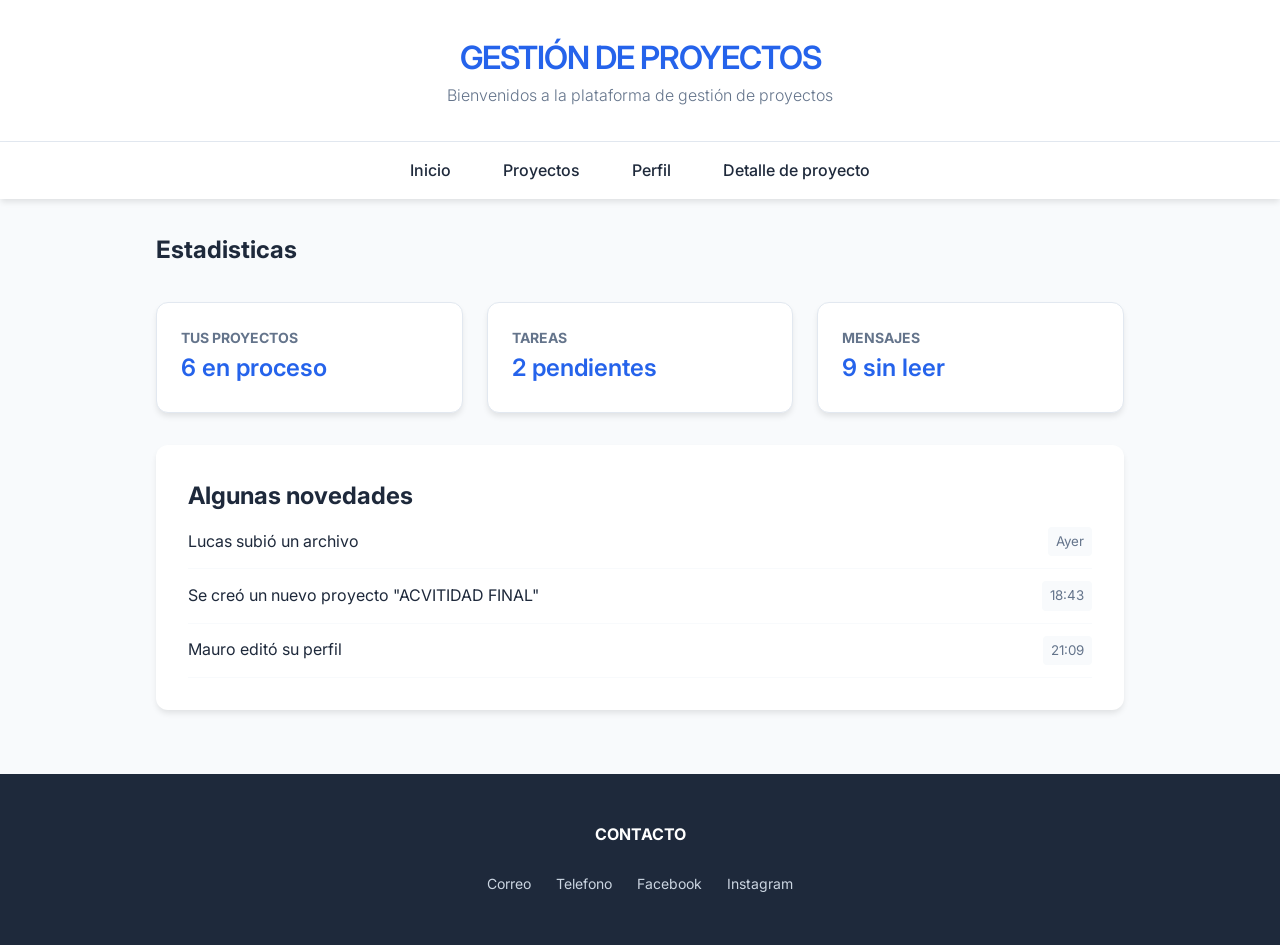
<file: index.html>
<!DOCTYPE html>
<html lang="es">
<head>
    <meta charset="UTF-8">
    <meta name="viewport" content="width=device-width, initial-scale=1.0">
    <link rel="stylesheet" href="./css/index.css">
    <title>Proyecto Educativo</title>
</head>
<body>
    <header>
        <h1>GESTIÓN DE PROYECTOS</h1>
        <h3>Bienvenidos a la plataforma de gestión de proyectos</h3>
    </header>
    <nav>
        <ul>
            <li><a href="index.html">Inicio</a></li>
            <li><a href="proyectos.html">Proyectos</a></li>
            <li><a href="perfil.html">Perfil</a></li>
            <li><a href="detalle.html">Detalle de proyecto</a></li>
        </ul>
    </nav>
    <main>
        <section class="estadisticas">
            <h2>Estadisticas</h2>
            <div>
                <h3>Tus proyectos</h3>
                <p>6 en proceso</p>
            </div>
            <div>
                <h3>Tareas</h3>
                <p>2 pendientes</p>
            </div>
            <div>
                <h3>Mensajes</h3>
                <p>9 sin leer</p>
            </div>
        </section>
        <section class="novedades">
            <h2>Algunas novedades</h2>
            <p>Lucas subió un archivo <small>Ayer</small></p>
            <p>Se creó un nuevo proyecto "ACVITIDAD FINAL" <small>18:43</small></p>
            <p>Mauro editó su perfil <small>21:09</small></p>
        </section>
    </main>
    <footer>
        <h3>CONTACTO</h3>
        <ul>
            <li><a href="">Correo</a></li>
            <li><a href="">Telefono</a></li>
            <li><a href="">Facebook</a></li>
            <li><a href="">Instagram</a></li>
        </ul>
    </footer>
</body>
</html>
</file>
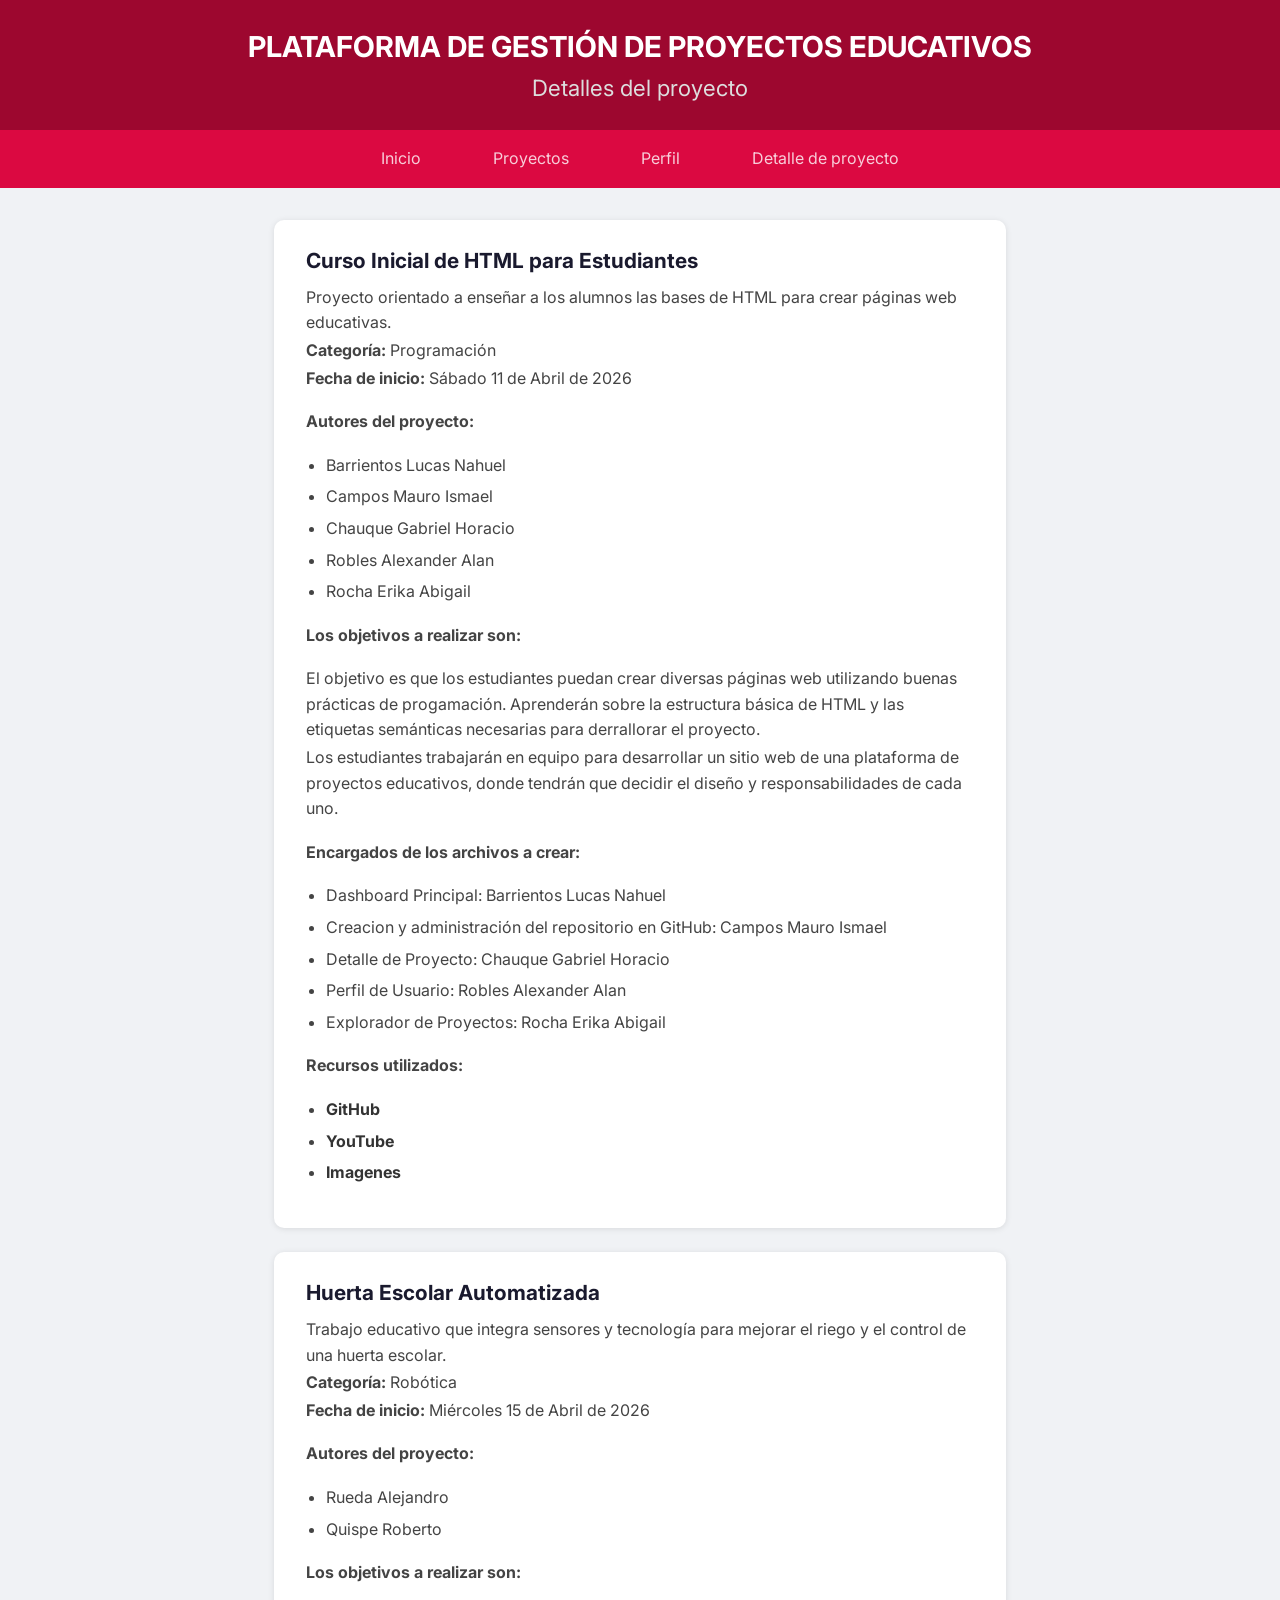
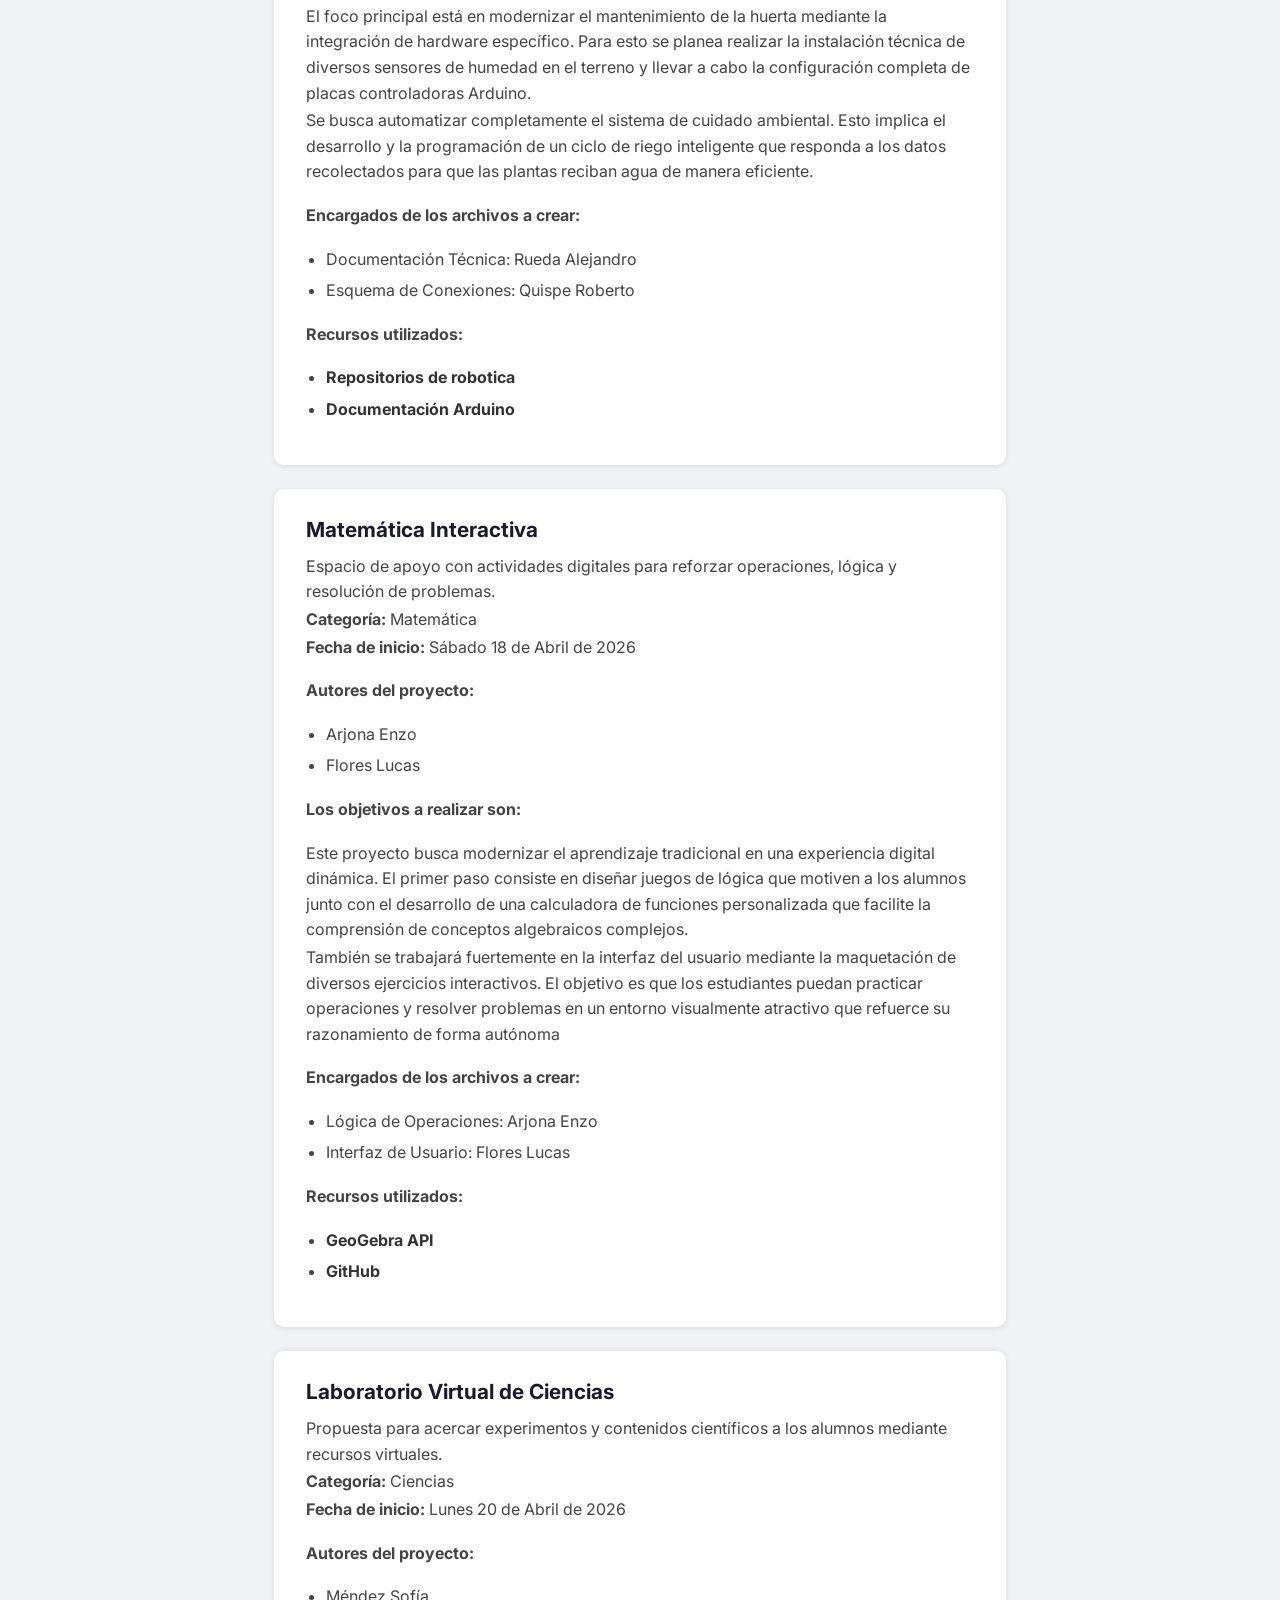
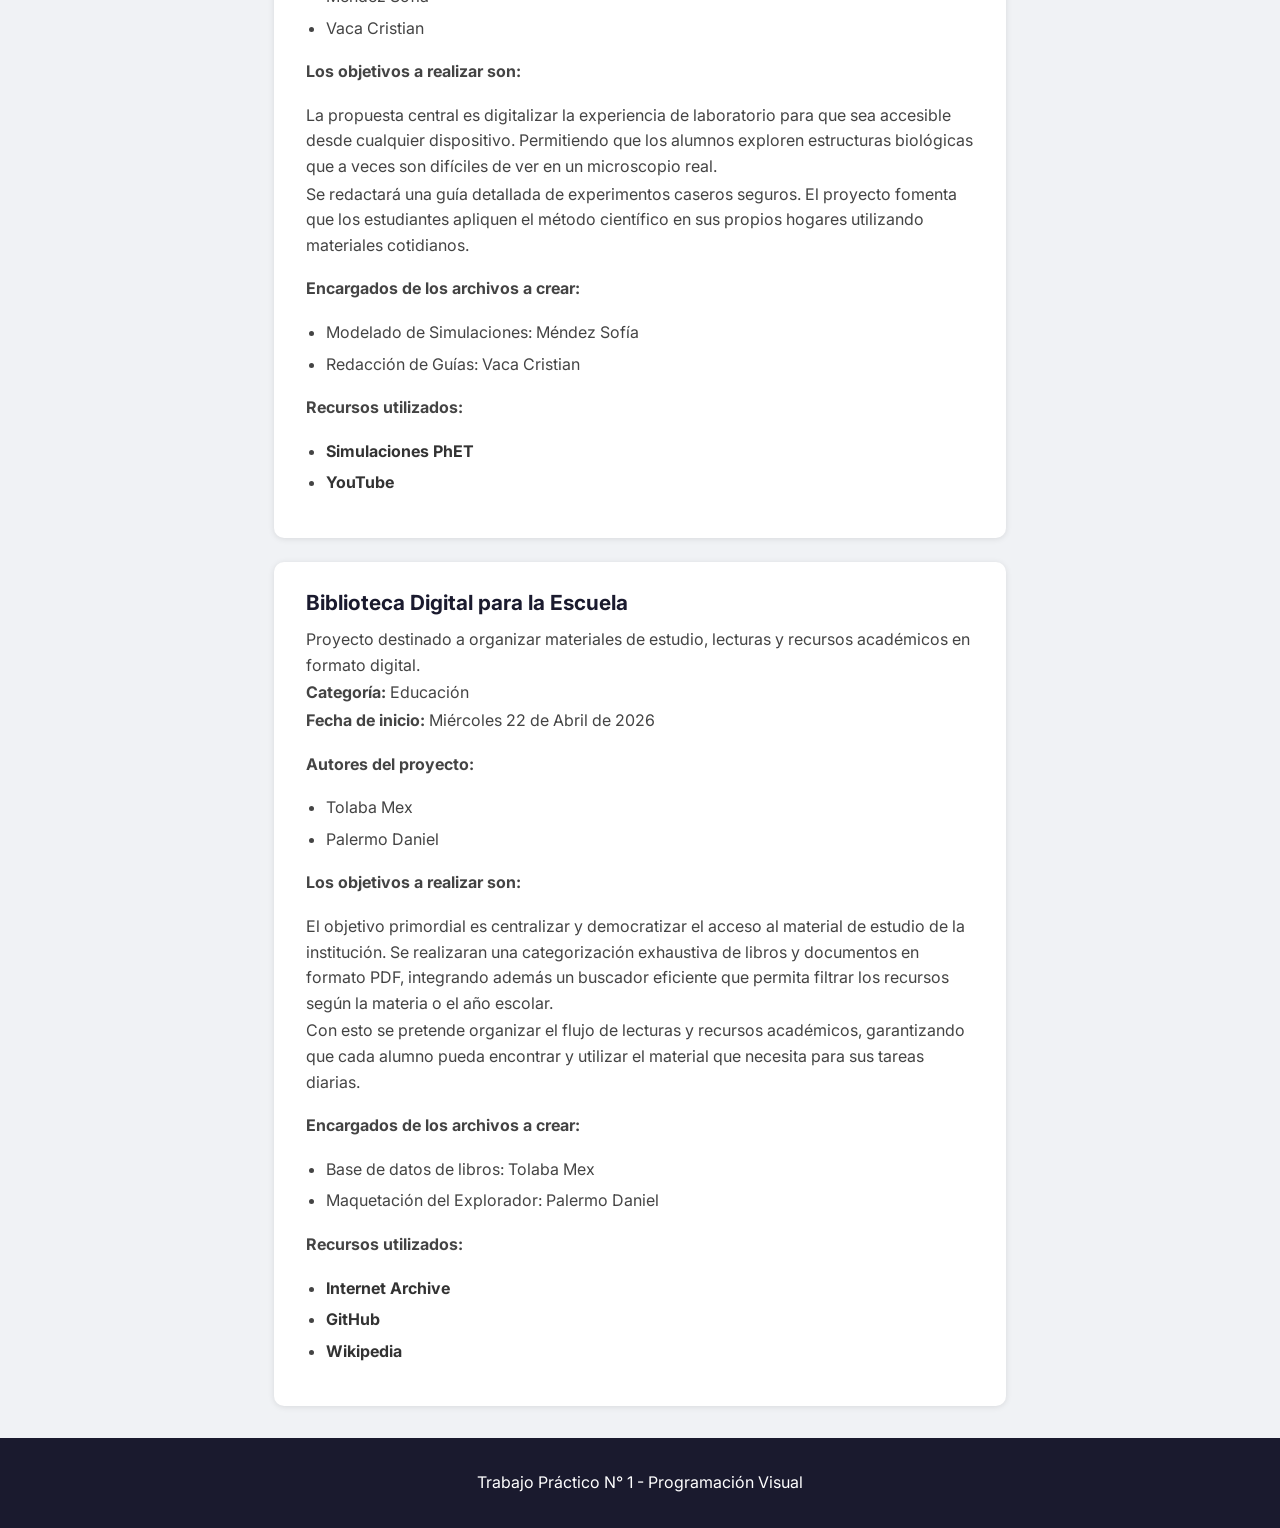
<file: detalle.html>
<!DOCTYPE html>
<html lang="es">
<head>
    <meta charset="UTF-8">
    <meta name="viewport" content="width=device-width, initial-scale=1.0">
    <title>Detalles del Proyecto</title>
    <link rel="stylesheet" href="css/detalle.css">
    <link rel="preconnect" href="https://fonts.googleapis.com">
    <link rel="preconnect" href="https://fonts.gstatic.com" crossorigin>
    <link href="https://fonts.googleapis.com/css2?family=Inter:ital,opsz,wght@0,14..32,100..900;1,14..32,100..900&display=swap" rel="stylesheet">
</head>
<body>
    <header id="titulo">
        <h1>PLATAFORMA DE GESTIÓN DE PROYECTOS EDUCATIVOS</h1>
        <h3>Detalles del proyecto</h3>
    </header>
    <nav>
        <ul>
            <li><a href="index.html">Inicio</a></li>
            <li><a href="proyectos.html">Proyectos</a></li>
            <li><a href="perfil.html">Perfil</a></li>
            <li><a href="detalle.html">Detalle de proyecto</a></li>
        </ul>
    </nav>
    <main>
        <article class="proyecto">
            <section class="card">
                <h2 id="html">Curso Inicial de HTML para Estudiantes</h2>
                        <p>Proyecto orientado a enseñar a los alumnos las bases de HTML para crear páginas web educativas.</p>
                        <p><strong>Categoría:</strong> Programación</p>
                        <p><strong>Fecha de inicio:</strong> Sábado 11 de Abril de 2026</p>
                        <h3>Autores del proyecto:</h3>
                        <ul>
                            <li>Barrientos Lucas Nahuel</li>
                            <li>Campos Mauro Ismael</li>
                            <li>Chauque Gabriel Horacio</li>
                            <li>Robles Alexander Alan</li>
                            <li>Rocha Erika Abigail</li>
                    </ul>
                    <h3>Los objetivos a realizar son:</h3>
                    <p>El objetivo es que los estudiantes puedan crear diversas páginas web utilizando buenas prácticas de progamación. Aprenderán sobre la estructura básica de HTML y las etiquetas semánticas necesarias para derrallorar el proyecto.</p>
                    <p>Los estudiantes trabajarán en equipo para desarrollar un sitio web de una plataforma de proyectos educativos, donde tendrán que decidir el diseño y responsabilidades de cada uno.</p>
                    <h3>Encargados de los archivos a crear: </h3>
                    <ul>
                        <li>Dashboard Principal: Barrientos Lucas Nahuel</li>
                        <li>Creacion y administración del repositorio en GitHub: Campos Mauro Ismael</li>
                        <li>Detalle de Proyecto: Chauque Gabriel Horacio</li>
                        <li>Perfil de Usuario: Robles Alexander Alan</li>
                        <li>Explorador de Proyectos: Rocha Erika Abigail</li>
                    </ul>   
                    <h3>Recursos utilizados:</h3>
                    <ul class="recursos">
                        <li><a href="https://github.com/Mauro-27/Mauro-27-TP01HTMLCSSGrupo10PV2026" target="_blank">GitHub</a></li>
                        <li><a href="https://www.youtube.com/watch?v=HGTJBPNC-Gw" target="_blank">YouTube</a></li>
                        <li><a href="https://www.freepik.es/" target="_blank">Imagenes</a></li>
                    </ul>
            </section>
        </article>

       <article class="proyecto">
            <section class="card">
                <h2 id="huerta">Huerta Escolar Automatizada</h2>
                <p>Trabajo educativo que integra sensores y tecnología para mejorar el riego y el control de una huerta escolar.</p>
                <p><strong>Categoría:</strong> Robótica</p>
                <p><strong>Fecha de inicio:</strong> Miércoles 15 de Abril de 2026</p>
                
                <h3>Autores del proyecto:</h3>
                <ul>
                    <li>Rueda Alejandro</li>
                    <li>Quispe Roberto</li>
                </ul>

                <h3>Los objetivos a realizar son:</h3>
                <p>El foco principal está en modernizar el mantenimiento de la huerta mediante la integración de hardware específico. Para esto se planea realizar la instalación técnica de diversos sensores de humedad en el terreno y llevar a cabo la configuración completa de placas controladoras Arduino.</p>
                <p>Se busca automatizar completamente el sistema de cuidado ambiental. Esto implica el desarrollo y la programación de un ciclo de riego inteligente que responda a los datos recolectados para que las plantas reciban agua de manera eficiente.</p>

                <h3>Encargados de los archivos a crear:</h3>
                <ul>
                    <li>Documentación Técnica: Rueda Alejandro</li>
                    <li>Esquema de Conexiones: Quispe Roberto</li>
                </ul>

                <h3>Recursos utilizados:</h3>
                <ul class="recursos">
                    <li><a href="https://github.com/" target="_blank">Repositorios de robotica</a></li>
                    <li><a href="https://www.arduino.cc/" target="_blank">Documentación Arduino</a></li>
                </ul>
            </section>
        </article>

        <article class="proyecto">
            <section class="card">
                <h2 id="mates">Matemática Interactiva</h2>
                <p>Espacio de apoyo con actividades digitales para reforzar operaciones, lógica y resolución de problemas.</p>
                <p><strong>Categoría:</strong> Matemática</p>
                <p><strong>Fecha de inicio:</strong> Sábado 18 de Abril de 2026</p>
                
                <h3>Autores del proyecto:</h3>
                <ul>
                    <li>Arjona Enzo</li>
                    <li>Flores Lucas</li>
                </ul>

                <h3>Los objetivos a realizar son:</h3>
                <p>Este proyecto busca modernizar el aprendizaje tradicional en una experiencia digital dinámica. El primer paso consiste en diseñar juegos de lógica que motiven a los alumnos junto con el desarrollo de una calculadora de funciones personalizada que facilite la comprensión de conceptos algebraicos complejos.</p>
                <p>También se trabajará fuertemente en la interfaz del usuario mediante la maquetación de diversos ejercicios interactivos. El objetivo es que los estudiantes puedan practicar operaciones y resolver problemas en un entorno visualmente atractivo que refuerce su razonamiento de forma autónoma</p>
                <h3>Encargados de los archivos a crear:</h3>
                <ul>
                    <li>Lógica de Operaciones: Arjona Enzo</li>
                    <li>Interfaz de Usuario: Flores Lucas</li>
                </ul>

                <h3>Recursos utilizados:</h3>
                <ul class="recursos">
                    <li><a href="https://www.geogebra.org/" target="_blank">GeoGebra API</a></li>
                    <li><a href="https://github.com/" target="_blank">GitHub</a></li>
                </ul>
            </section>
        </article>

        <article class="proyecto">
            <section class="card">
                <h2 id="labo">Laboratorio Virtual de Ciencias</h2>
                <p>Propuesta para acercar experimentos y contenidos científicos a los alumnos mediante recursos virtuales.</p>
                <p><strong>Categoría:</strong> Ciencias</p>
                <p><strong>Fecha de inicio:</strong> Lunes 20 de Abril de 2026</p>
                
                <h3>Autores del proyecto:</h3>
                <ul>
                    <li>Méndez Sofía</li>
                    <li>Vaca Cristian</li>
                </ul>

                <h3>Los objetivos a realizar son:</h3>
                <p>La propuesta central es digitalizar la experiencia de laboratorio para que sea accesible desde cualquier dispositivo. Permitiendo que los alumnos exploren estructuras biológicas que a veces son difíciles de ver en un microscopio real.</p>
                <p>Se redactará una guía detallada de experimentos caseros seguros. El proyecto fomenta que los estudiantes apliquen el método científico en sus propios hogares utilizando materiales cotidianos.</p>

                <h3>Encargados de los archivos a crear:</h3>
                <ul>
                    <li>Modelado de Simulaciones: Méndez Sofía</li>
                    <li>Redacción de Guías: Vaca Cristian</li>
                </ul>

                <h3>Recursos utilizados:</h3>
                <ul class="recursos">
                    <li><a href="https://phet.colorado.edu/es/" target="_blank">Simulaciones PhET</a></li>
                    <li><a href="https://www.youtube.com/" target="_blank">YouTube</a></li>
                </ul>
            </section>
        </article>

        <article class="proyecto">
            <section class="card">
                <h2 id="biblio">Biblioteca Digital para la Escuela</h2>
                <p>Proyecto destinado a organizar materiales de estudio, lecturas y recursos académicos en formato digital.</p>
                <p><strong>Categoría:</strong> Educación</p>
                <p><strong>Fecha de inicio:</strong> Miércoles 22 de Abril de 2026</p>
                
                <h3>Autores del proyecto:</h3>
                <ul>
                    <li>Tolaba Mex</li>
                    <li>Palermo Daniel</li>
                </ul>

                <h3>Los objetivos a realizar son:</h3>
                <p>El objetivo primordial es centralizar y democratizar el acceso al material de estudio de la institución. Se realizaran una categorización exhaustiva de libros y documentos en formato PDF, integrando además un buscador eficiente que permita filtrar los recursos según la materia o el año escolar.</p>
                <p>Con esto se pretende organizar el flujo de lecturas y recursos académicos, garantizando que cada alumno pueda encontrar y utilizar el material que necesita para sus tareas diarias.</p>
                <h3>Encargados de los archivos a crear:</h3>
                <ul>
                    <li>Base de datos de libros: Tolaba Mex</li>
                    <li>Maquetación del Explorador: Palermo Daniel</li>
                </ul>

                <h3>Recursos utilizados:</h3>
                <ul class="recursos">
                    <li><a href="https://archive.org/" target="_blank">Internet Archive</a></li>
                    <li><a href="https://github.com/" target="_blank">GitHub</a></li>
                    <li><a href="https://es.wikipedia.org/wiki/Wikipedia:Portada" target="_blank">Wikipedia</a></li>
                </ul>
            </section>
        </article>
            
    </main>
    <footer>
        <p>Trabajo Práctico N° 1 - Programación Visual</p>
    </footer>

</body>
</html>
</file>
<file: css/index.css>
@import url('https://fonts.googleapis.com/css2?family=Inter:wght@300;400;600&display=swap');


/*Definimos variables para guardar colores*/
:root {
    --primary-color: #2563eb;
    --primary-hover: #1d4ed8;
    --bg-light: #f8fafc;
    --white: #ffffff;
    --text-main: #1e293b;
    --text-muted: #64748b;
    --border-color: #e2e8f0;
    --shadow: 0 4px 6px -1px rgb(0 0 0 / 0.1);
}

* {
    margin: 0;
    padding: 0;
    box-sizing: border-box;
}

body {
    font-family: 'Inter', sans-serif;
    background-color: var(--bg-light);
    color: var(--text-main);
    line-height: 1.6;
}





/*Header*/
header {
    background-color: var(--white);
    padding: 32px;
    text-align: center;
    border-bottom: 1px solid var(--border-color);
}

header h1 {
    font-weight: 600;
    letter-spacing: -1px;
    color: var(--primary-color);
}

header h3 {
    font-weight: 300;
    color: var(--text-muted);
    font-size: 16px;
}








/*Nav con Flex*/
nav {
    background-color: var(--white);
    position: sticky;
    top: 0;
    z-index: 100;
    box-shadow: var(--shadow);
}

nav ul {
    display: flex;
    justify-content: center;
    list-style: none;
    gap: 20px;
    padding: 16px;
}

nav a {
    text-decoration: none;
    color: var(--text-main);
    font-weight: 500;
    padding: 8px 16px;
    border-radius: 8px;
    transition: all 0.3s ease;
}

nav a:hover {
    background-color: var(--primary-color);
    color: var(--white);
}






/*Contenedor Principal*/
main {
    max-width: 1000px;
    margin: 32px auto;
    padding: 0 16px;
    display: flex;
    flex-direction: column;
    gap: 32px;
}






/*Estadísticas con Flex*/
.estadisticas {
    display: flex;
    flex-wrap: wrap;
    gap: 24px;
    justify-content: space-between;
}

.estadisticas h2 {
    width: 100%;
    margin-bottom: 8px;
}

.estadisticas div {
    background: var(--white);
    flex: 1 1 300px; /* Base de 300px para que se adapte según el espacio */
    padding: 24px;
    border-radius: 12px;
    border: 1px solid var(--border-color);
    box-shadow: var(--shadow);
    transition: transform 0.2s;
}

.estadisticas div:hover {
    transform: translateY(-5px);
}

.estadisticas h3 {
    font-size: 14px;
    color: var(--text-muted);
    text-transform: uppercase;
}

.estadisticas p {
    font-size: 24px;
    font-weight: 600;
    color: var(--primary-color);
}




/*Novedades */
.novedades {
    background: var(--white);
    padding: 32px;
    border-radius: 12px;
    box-shadow: var(--shadow);
}

.novedades p {
    padding: 12px 0;
    border-bottom: 1px solid var(--bg-light);
    display: flex;
    justify-content: space-between;
    align-items: center;
}

.novedades small {
    background: var(--bg-light);
    padding: 4px 8px;
    border-radius: 4px;
    color: var(--text-muted);
}




/*Footer */
footer {
    background-color: var(--text-main);
    color: var(--white);
    padding: 48px 16px;
    margin-top: 64px;
    text-align: center;
}

footer h3 {
    margin-bottom: 24px;
    font-size: 16px;
}

footer ul {
    display: flex;
    justify-content: center;
    list-style: none;
    gap: 25px;
    flex-wrap: wrap;
}

footer a {
    color: #cbd5e1;
    text-decoration: none;
    font-size: 14px;
    transition: color 0.3s;
}

footer a:hover {
    color: var(--white);
}





/* Adaptabilidad para móviles */
@media (max-width: 600px) {
    .estadisticas div {
        flex: 1 1 100%; /* Único porcentaje mantenido para forzar el ancho completo en móviles */
    }
    
    nav ul {
        flex-direction: column;
        align-items: center;
    }
}
</file>
<file: css/detalle.css>
*{
    box-sizing: border-box;
    margin: 0;
    padding: 0;
}

body{
    font-family: 'Inter', sans-serif;
    background-color: #f0f2f5;
    color: #222;
    line-height: 1.6;
}

#titulo{
    text-align: center;
    background-color: #9D072F;
    color: #fff;
    padding: 24px 32px;
    font-weight: 500;
}

#titulo h1{
    font-size: 1.8rem;

}

#titulo h3{
    color: #ddd;
    font-size: 1.4rem;
    font-weight: 400;
}

nav{
    background-color: #DB0941;
    padding: 8px;
}

nav ul{
    list-style: none;
    display: flex;
    justify-content: center;
}

nav ul li a{
    display: block;
    padding: 8px 24px;
    margin: 0 12px;
    color: rgba(255, 255, 255, 0.8);
    text-decoration: none;
    font-size: 1rem;
    border-radius: 12px;
    /*transicion suave*/
    transition: background-color 0.5s ease, color 0.5s ease;
}

nav ul li a:hover{
    color: #fff;
    background-color: #F50A49;
}

main{
    max-width: 800px;
    margin: 32px auto;
    padding: 0px 24px;
}

.proyecto{
    margin-bottom: 24px;
}

.card{
    background-color: #fff;
    border-radius: 10px;
    padding: 24px 32px;
    margin: 10px;
    box-shadow: 0px 1px 6px rgba(0, 0, 0, 0.1);
}

.card h2{
    font-size: 1.3rem;
    color: #1a1a2e;
    margin-bottom: 8px;
}

.card h3{
    font-size: 1rem;
    color: #444;
    margin: 18px 0px;
}

.card p{
    color: #444;
    margin-bottom: 2px;
}

.card ul, .card ol{
    padding-left: 20px;
    margin-bottom: 18px;
    color: #444
}

.card li{
    margin-bottom: 6px;
}

.recursos li a{
    text-decoration: none;
    font-weight: 700;
    transition: color 0.3s ease;
}

.recursos a:link{
    color: #333;
}
.recursos a:visited{
    color: #333;
}
.recursos a:hover{
    color: #DB0941;
}

footer {
    background-color: #1a1a2e;
    color: #fff;
    padding: 32px;
    text-align: center;
}
</file>
